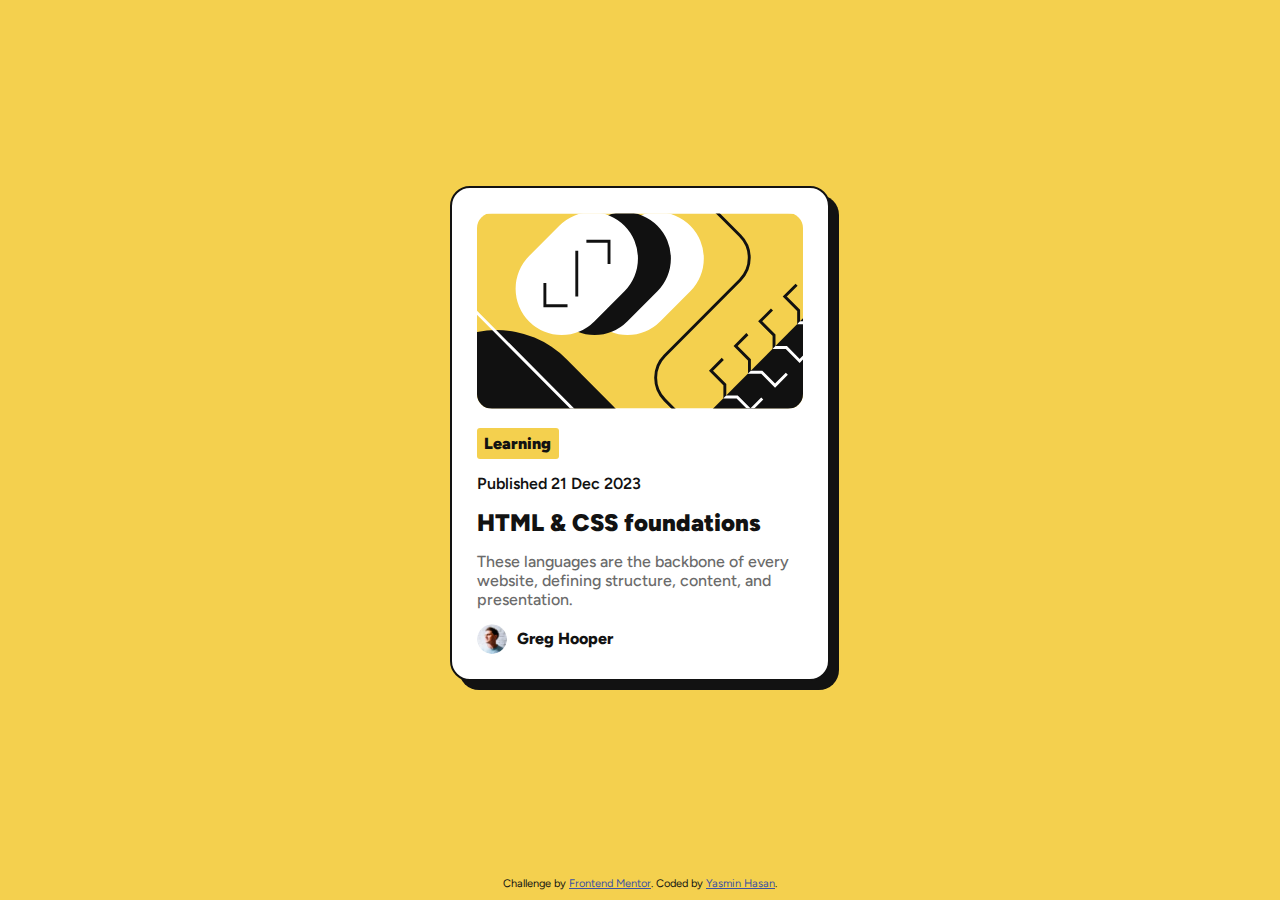
<file: blog-preview-card-main/index.html>
<!DOCTYPE html>
<html lang="en">

<head>
  <meta charset="UTF-8">
  <meta name="viewport" content="width=device-width, initial-scale=1.0">
  <!-- displays site properly based on user's device -->

  <link rel="icon" type="image/png" sizes="32x32" href="./assets/images/favicon-32x32.png">
  <link rel="stylesheet" href="style.css">
  <link rel="preconnect" href="https://fonts.googleapis.com">
<link rel="preconnect" href="https://fonts.gstatic.com" crossorigin>
<link href="https://fonts.googleapis.com/css2?family=Figtree:ital,wght@0,300..900;1,300..900&family=Inter:wght@100..900&display=swap" rel="stylesheet">

  <title>Frontend Mentor | Blog preview card</title>

  <!-- Feel free to remove these styles or customise in your own stylesheet 👍 -->
  <style>
    .attribution {
  font-size: 11px;
  text-align: center;
  padding: 10px 0;
}

    .attribution a {
      color: hsl(228, 45%, 44%);
    }
  </style>
</head>

<body>
  <div class="main">
    <div class="img"><img src="./assets/images/illustration-article.svg" alt=""></div>

    <div class="info">
      <div class="Learning">
        <p> Learning</p>
      </div>
      <p class="date"> Published 21 Dec 2023</p>
      <h2> HTML & CSS foundations</h2>
      <p class="breif"> These languages are the backbone of every website, defining structure, content, and presentation.</p>
    </div>

    <div class="iconline">
      <img src="assets/images/image-avatar.webp" class="icon">
      <div>
        <b> Greg Hooper</b>
      </div>
      
    </div>
  </div>

  <div class="attribution">
    Challenge by <a href="https://www.frontendmentor.io?ref=challenge" target="_blank">Frontend Mentor</a>.
    Coded by <a href="https://www.frontendmentor.io/profile/yasminhasann">Yasmin Hasan</a>.
  </div>
  
</body>

</html>
</file>
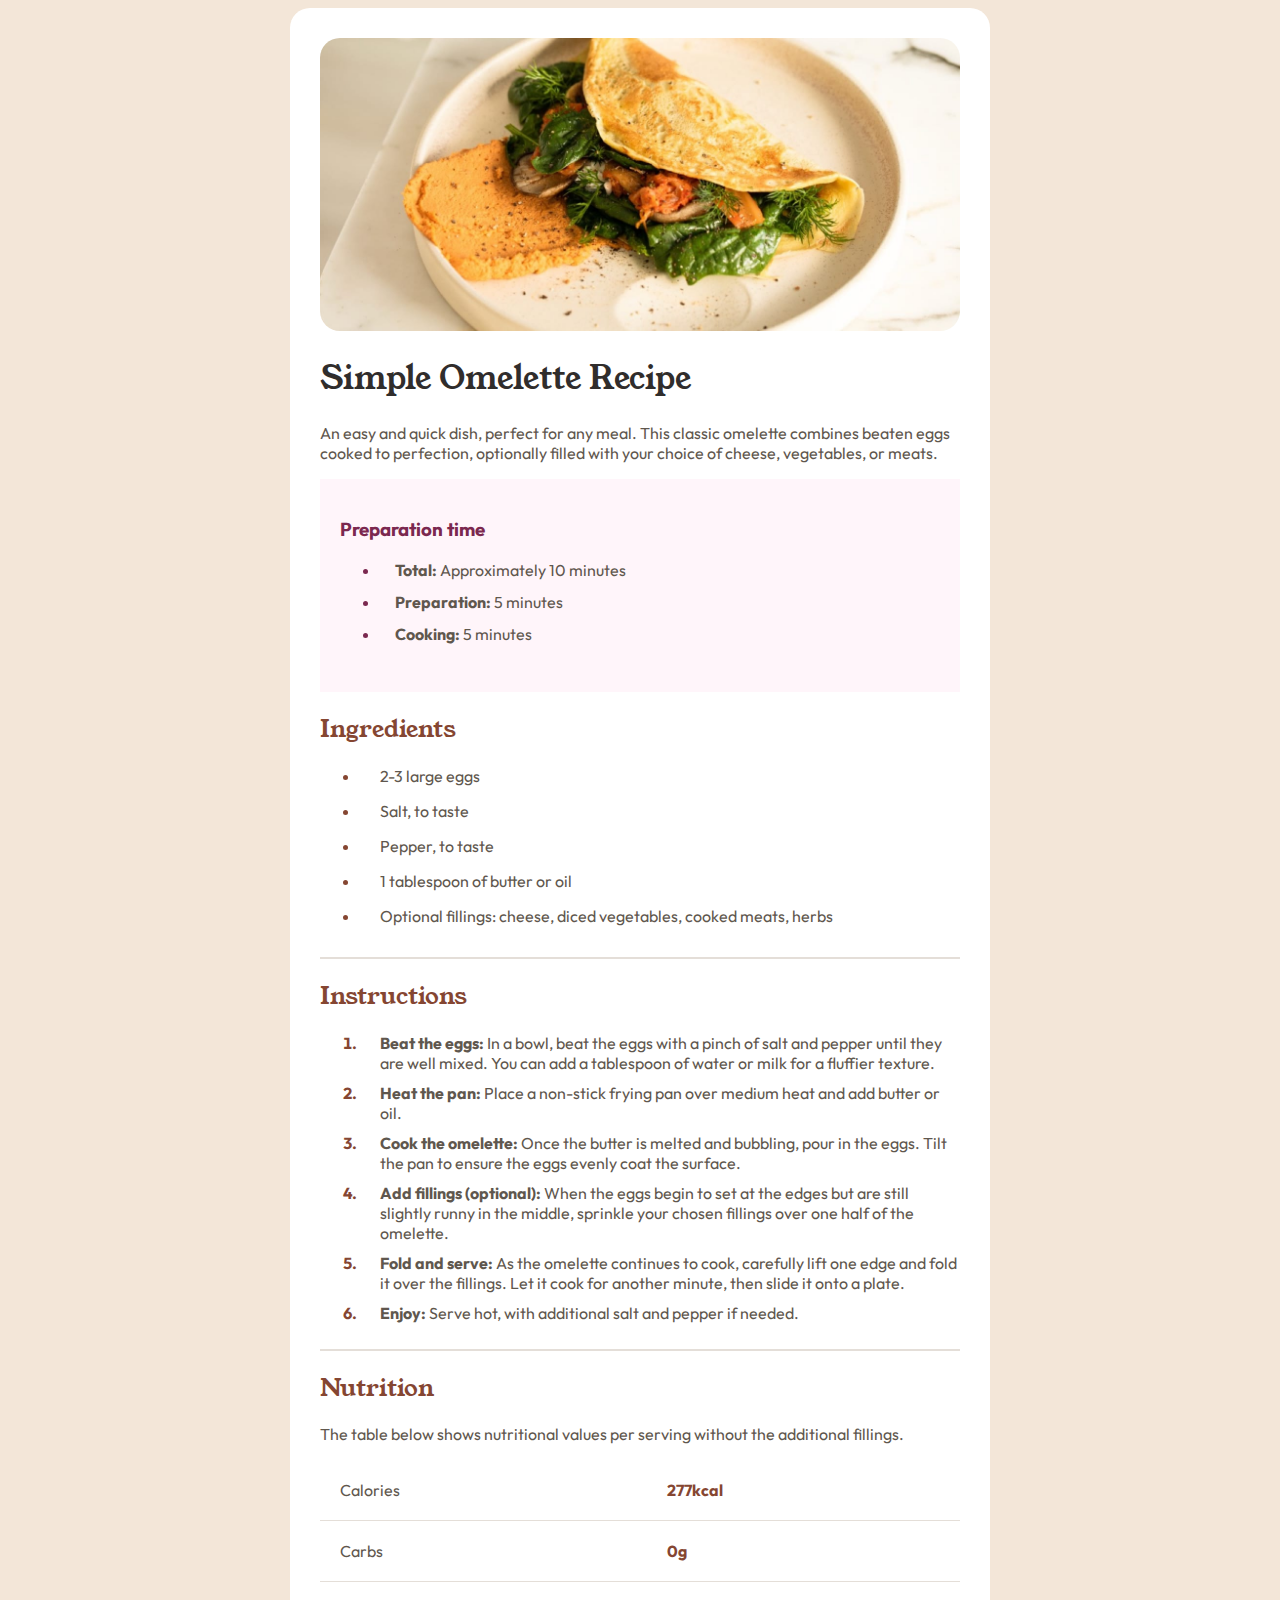
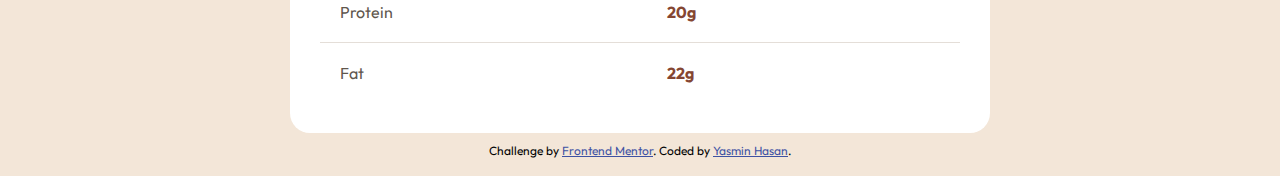
<file: recipe-page-main/index.html>
<!DOCTYPE html>
<html lang="en">

<head>
  <meta charset="UTF-8">
  <meta name="viewport" content="width=device-width, initial-scale=1.0">
  <!-- displays site properly based on user's device -->

  <link rel="icon" type="image/png" sizes="32x32" href="./assets/images/favicon-32x32.png">
  <link rel="stylesheet" href="style.css">
  <title>Frontend Mentor | Recipe page</title>

  <!-- Feel free to remove these styles or customise in your own stylesheet 👍 -->
  <style>
    .attribution {
      font-size: 12px;
      text-align: center;
      padding: 10px;
    }

    .attribution a {
      color: hsl(228, 45%, 44%);
    }
  </style>
</head>

<body>
  <div class="Recipe-page">
    <div class="img">
      <img src="./assets/images/image-omelette.jpeg" alt="" srcset="">
    </div>

    <div class="div1 ">
      <h1 class="font1">
        Simple Omelette Recipe
      </h1>
      <p>
        An easy and quick dish, perfect for any meal. This classic omelette combines beaten eggs cooked
        to perfection, optionally filled with your choice of cheese, vegetables, or meats.
      </p>
    </div>

    <div class="div2">
      <h3>Preparation time</h3>
      <ul>
        <li>
          <span>Total:</span> Approximately 10 minutes
        </li>
        <li>
          <span>Preparation:</span> 5 minutes
        </li>
        <li>
          <span>Cooking:</span> 5 minutes
        </li>
      </ul>
    </div>

    <div class="div3">
      <h2 class="font1">
        Ingredients
      </h2>
      <ul>
        <li>
          2-3 large eggs
        </li>
        <li>
          Salt, to taste
        </li>
        <li>
          Pepper, to taste
        </li>
        <li>
          1 tablespoon of butter or oil
        </li>
        <li>
          Optional fillings: cheese, diced vegetables, cooked meats, herbs
        </li>
      </ul>
    </div>

    <hr>
    <div class="div4">
      <h2 class="font1">
        Instructions
      </h2>
      <ol>
        <li>
          <span class="spn2">Beat the eggs: </span>
          In a bowl, beat the eggs with a pinch of salt and pepper until they are well mixed.
          You can add a tablespoon of water or milk for a fluffier texture.
        </li>

        <li><span class="spn2">Heat the pan: </span>Place a non-stick frying pan over medium
          heat and add butter or oil.</li>

        <li><span class="spn2">Cook the omelette: </span>Once the butter is melted and
          bubbling, pour in the eggs. Tilt the pan to ensure
          the eggs evenly coat the surface.
        </li>
        <li><span class="spn2">Add fillings (optional): </span>When the eggs begin to set at
          the edges but are still slightly runny in the
          middle, sprinkle your chosen fillings over one half of the omelette.
        </li>
        <li><span class="spn2">Fold and serve: </span></span> As the omelette continues to
          cook, carefully lift one edge and fold it over the
          fillings. Let it cook for another minute, then slide it onto a plate.
        </li>
        <li><span class="spn2">Enjoy: </span>Serve hot, with additional salt and pepper if needed.
        </li>
      </ol>
    </div>
<hr>

    <div class="div5">
      <h2 class="font1">
        Nutrition
      </h2>
      <p>
        The table below shows nutritional values per serving without the additional fillings.
      </p>
      <table>
        <tr>
          <td class="">
            Calories
          </td>
          <td class="val">
            277kcal
          </td>
        </tr>

        <tr>
          <td class="">
            Carbs
          </td>
          <td class="val">
            0g
          </td>
        </tr>

        <tr>
          <td class="">
            Protein
          </td>
          <td class="val">
            20g
          </td>
        </tr>

        <tr >
          <td class=" lastrow">
            Fat
          </td>
          <td class="val lastrow">
            22g
          </td>
        </tr>

      </table>
    </div>



  </div>
  <div class="attribution">
    Challenge by <a href="https://www.frontendmentor.io?ref=challenge" target="_blank">Frontend Mentor</a>.
    Coded by <a href="https://www.frontendmentor.io/profile/yasminhasann">Yasmin Hasan</a>.
  </div>
</body>

</html>
</file>
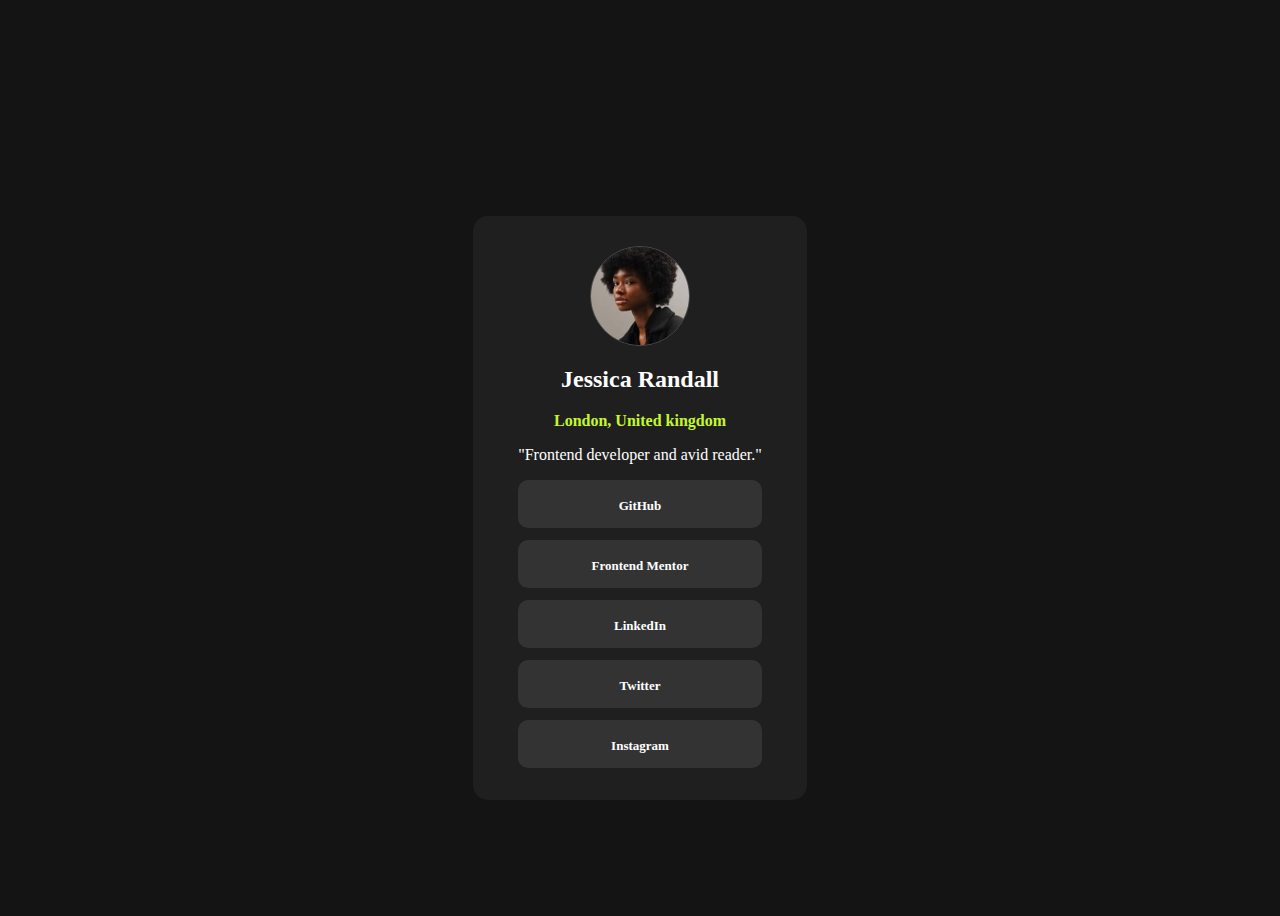
<file: social-links-profile-main/index.html>
<!DOCTYPE html>
<html lang="en">

<head>
  <meta charset="UTF-8">
  <meta name="viewport" content="width=device-width, initial-scale=1.0">
  <!-- displays site properly based on user's device -->

  <link rel="icon" type="image/png" sizes="32x32" href="./assets/images/favicon-32x32.png">

  <title>Frontend Mentor | Social links profile</title>
  <style>
    * {
      box-sizing: border-box;
    }

    body {
      min-height: 100vh;
      display: flex;
      justify-content: center;
      align-items: center;
      background-color: hsl(0, 0%, 8%);
      font-family: Microsoft YaHei;
    }

    .form {
      background-color: hsl(0, 0%, 12%);
      text-align: center;
      margin-top: 100px;
      padding: 30px 45px 20px 45px;
      border-radius: 15px;
    }

    img {
      display: block;
      margin: auto;
      width: 100px;
      height: 100px;
      border: 1px solid hsl(0, 0%, 30%);
      border-radius: 50%;
    }

    .p1 {
      font-weight: 700;
      color: hsl(0, 0%, 100%);

    }

    .p2 {
      font-weight: 600;
      color: hsl(75, 94%, 57%);
    }

    .p3 {
      font-weight: 400;
      color: white;
    }

    button {
      display: block;
      margin: auto;
      margin-bottom: 12px;
      width: 100%;
      background-color: hsl(0, 0%, 20%);
      color: white;
      border: none;
      border-radius: 10px;
      padding: 18px 35px 14px 35px;
      font-family: Microsoft YaHei;
      font-weight: 600;
      font-size: 13px;
      transition: background-color 1s;
    }

    button:hover {
      background-color: hsl(75, 94%, 57%);
    }
  </style>
</head>

<body>
  <div class="form">
    <div class="img1">
      <img src="./assets/images/avatar-jessica.jpeg" alt="">
    </div>

    <h2 class="p1">Jessica Randall</h2>
    <p class="p2">London, United kingdom</p>
    <p class="p3">"Frontend developer and avid reader."</p>

    <div class="btns">
      <button type="button">GitHub</button>
      <button type="button">Frontend Mentor</button>
      <button>LinkedIn</buttun>
        <button>Twitter</button>
        <button>Instagram</button>
    </div>
  </div>
</body>

</html>
</file>
<file: blog-preview-card-main/style.css>
@media screen and (max-width=375) {
    
}
:root {
  --Yellow: hsl(47, 88%, 63%);
  --White: hsl(0, 0%, 100%);
  --Gray: hsl(0, 0%, 42%);
  --black: hsl(0, 0%, 7%);
}

*{
    margin: 0;
    padding: 0;
    box-sizing:border-box;
    font-family: 'Figtree',sans-serif;
    color: var(--black);

}
body{
    background-color: var(--Yellow);
    min-height: 100vh;
    display: flex;
    flex-direction: column;
    justify-content: center;
    align-items: center;
}
.main{
    border: 2px solid var(--black);
    border-radius: 20px;
    box-shadow: 9px 9px var(--black);
    background-color: var(--White);
    padding: 25px;
    max-width: 380px;
    margin: auto;
}
.img{
    width: 100%;
    margin: auto;
}
img{
    width: 100%;
    border-radius: 15px;
}

.Learning{
    background-color: var(--Yellow);
    width: 25%;
    display: block;
    padding: 6px;
    border-radius: 3px;
    margin: 15px 0 15px 0;
}
.Learning p{
    text-align: center;
    font-weight: 900;
    /* color: var(--black); */
}
.date{
    margin: 15px 0 15px 0;
    font-weight: 600;
}
h2{
    margin: 15px 0 15px 0;
    font-weight: 900;
    transition: color .5s;
}
h2:hover{
    color: var(--Yellow);
}
.breif{
    color: var(--Gray);
    margin: 15px 0 15px 0;
    font-weight: 500;
}
.iconline{
    display: flex;
    align-items: center;

}
.icon{
    width: 30px;
    height: 30px;
    align-items: center;
    margin-right: 10px;
}
b{
    font-weight: 800;
}
</file>
<file: recipe-page-main/style.css>
@import url('https://fonts.googleapis.com/css2?family=Young+Serif&display=swap');
@import url('https://fonts.googleapis.com/css2?family=Outfit:wght@100..900&display=swap');

@media (max-width: 375px) {
    body{
    font-size: 12px;
    background-color: var(--recipe-bg);
    }
    .Recipe-page{
        width: 600vw;
        display: block;
        background-color: var(--recipe-bg);
        border-radius: 0px;
    }
}


:root{
    --recipe-bg: hsl(0, 0%, 100%);
    --bg : hsl(30, 54%, 90%);
    --hr : rgb(228, 222, 216);
    --font : hsl(30, 10%, 34%);
    --Header-black : hsl(24, 5%, 18%);

    --Header-Brown: hsl(14, 45%, 36%);
    --Rose-font : hsl(332, 51%, 32%);
    --Rose-bg : hsl(330, 100%, 98%);
}

*{
    box-sizing: border-box;
    font-family: "Outfit",sans-serif;
}
body{
    background-color: var(--bg);
    display: grid;
    min-height: 100vh;
    place-content: center;
}
.font1{
    font-family: 'Young Serif',sans-serif;
    font-weight: 400;
}
.Recipe-page{
    width: 100%;
    display: block;
    background-color: var(--recipe-bg);
    max-width: 700px;
    padding: 30px;
    border-radius: 20px;
}
.img{ 
    max-width: 700px;
    margin: auto;
}
img{
    width: 100%;
    border-radius: 20px;
}
.div1 h1{
    color: var(--Header-black);
}
.div1 p{
    color: var(--font);
}
.div2{
    background-color: var(--Rose-bg);
    padding: 20px;
}
.div2 h3 {
    color: var(--Rose-font);
}
.div2 li::marker{
    color: var(--Rose-font);
}
.div2 li{
    padding: 0px 0px 12px 15px;
    color: var(--font);
}
.div2 span {
    font-weight: bold;
    color: var(--font);
}

.div3 h2{
    color: var(--Header-Brown);
}
.div3 li::marker{
    color: var(--Header-Brown);
}
.div3 li{
    color: var(--font);
    padding: 0px 0px 15px 20px;
}
hr{
    width: 100%;
    /* margin-bottom: 50px; */
    border: 1px solid var(--hr);
}
.div4 h2{
    color: var(--Header-Brown);
}
.div4  li::marker{
    color: var(--Header-Brown);
    font-weight: bold;
}
.div4 li{
    font-family: 'Outfit',sans-serif;
    color: var(--font);
    padding: 0px 0px 10px 20px;
}
.div4 span{
    color: var(--font);
    font-weight: bold;
}

.div5 h2{
    color: var(--Header-Brown);
}
.div5 p{
    color: var(--font);
}
table{
    border-collapse: collapse ;
    width: 100%;
}
td{
    border-bottom: 1px solid var(--hr);
    padding: 20px;
    color: var(--font);
}
.lastrow{
    border-bottom: none;
}
.val{
    color: var(--Header-Brown);
    font-weight: bold;

}
</file>
